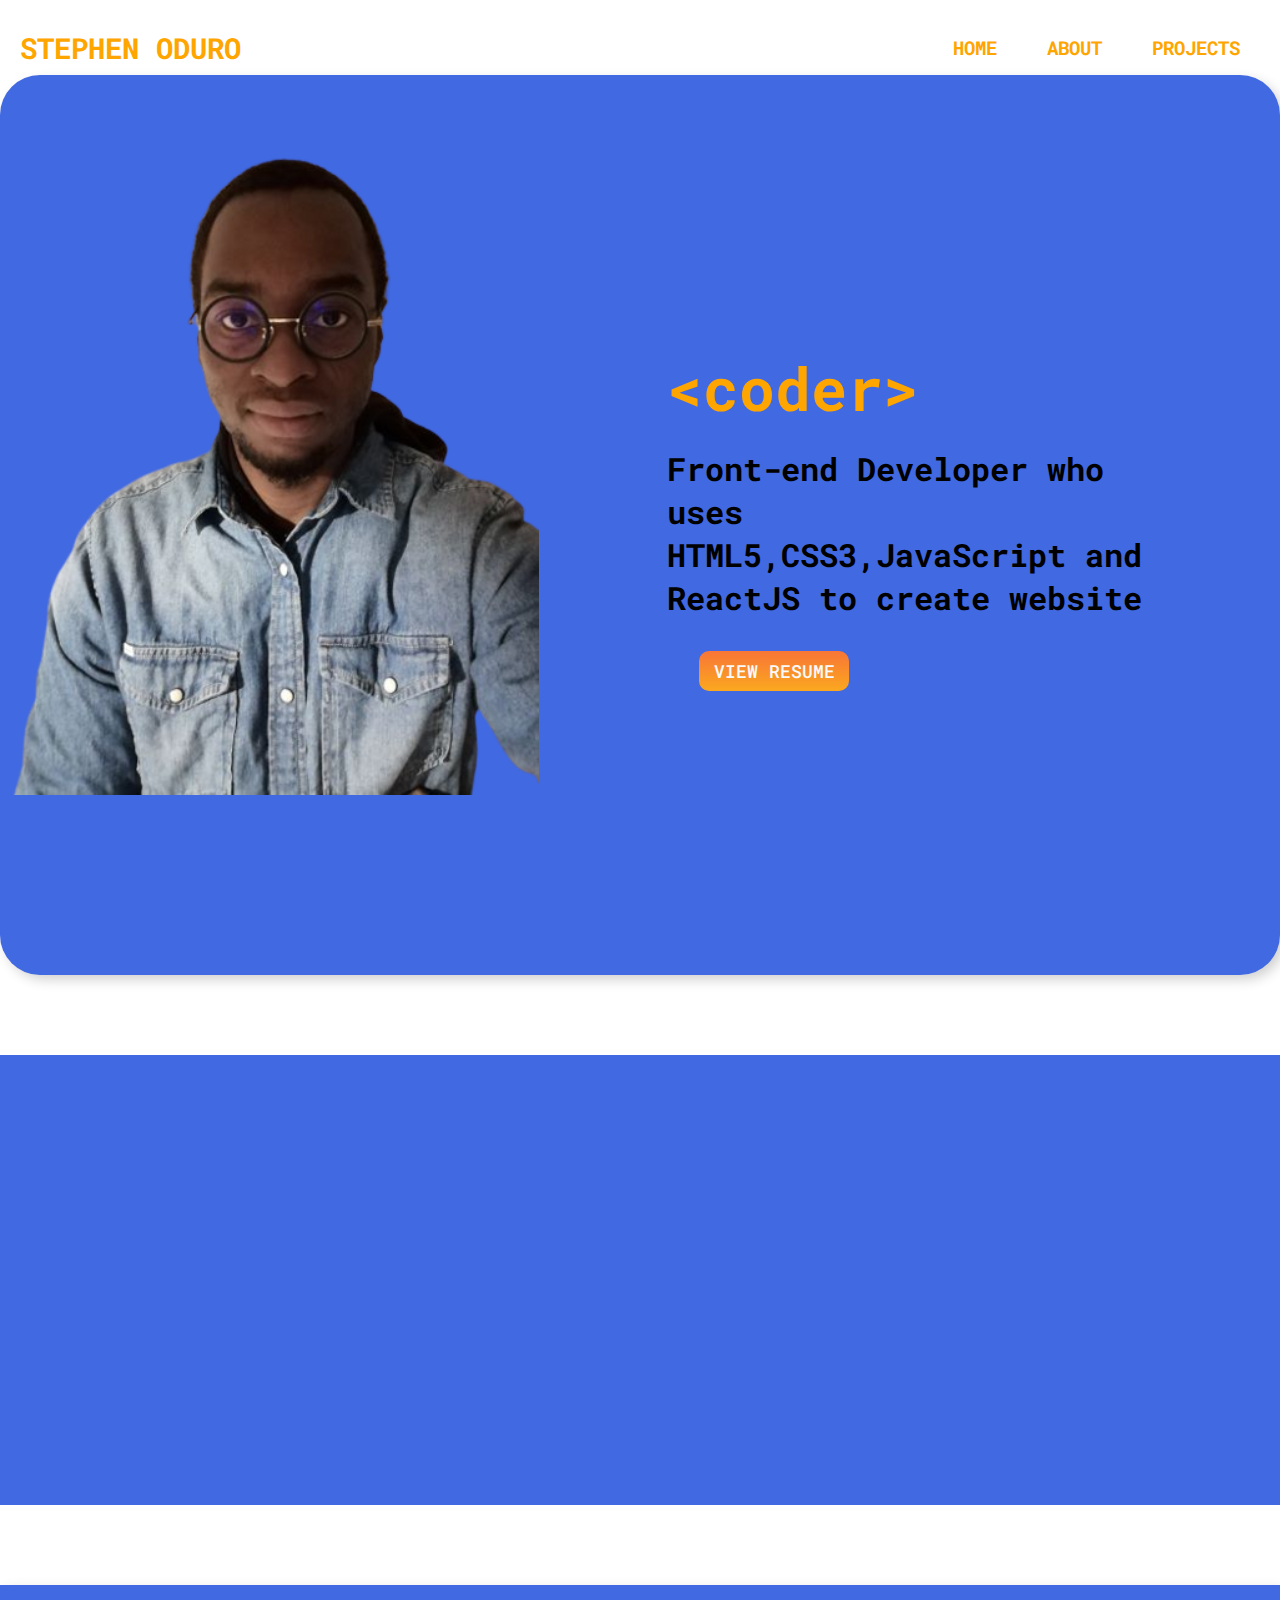
<file: index.html>
<!DOCTYPE html>
<html>
	<head>
	<meta charset="UTF-8" />
    <meta http-equiv="X-UA-Compatible" content="IE=edge" />
    <meta name="viewport" content="width=device-width, initial-scale=1.0" />
	  <!-- home page css-->
	  <link rel="stylesheet" href="https://cdn.jsdelivr.net/npm/bootstrap@5.1.3/dist/css/bootstrap.min.css" rel="stylesheet" integrity="sha384-1BmE4kWBq78iYhFldvKuhfTAU6auU8tT94WrHftjDbrCEXSU1oBoqyl2QvZ6jIW3" crossorigin="anonymous">	
	 <link rel="stylesheet" type="text/CSS" href="assets/css/myStyle.css"/>
      <link href="https://fonts.googleapis.com/css2?family=Roboto:ital,wght@0,100;0,300;0,400;0,500;0,700;0,900;1,100;1,300;1,400;1,500;1,700;1,900&amp;display=swap" rel="stylesheet">	  
		<title>
	portfolio
		</title>
	</head>
<body>
	
		<header>
			<nav class="nav navbar-expand-lg  navbar-dark bg-dark"">
				<a href="/" class="logo">Stephen Oduro</a>

			<div class="hamburger">
				<span class="line"></span>
				<span class="line"></span>
				<span class="line"></span>
			</div>

        <div class="nav__link hide">
          <a href="index.html">home</a>
		  <a href="#About">about</a>
		   <a href="#Projects">Projects</a>
		  
       
        </div>
      </nav>
    </header>
	 <section class= "home-container">	
	  <div class = "hero-container">		
        <div class= "hero-image-container">
		          <img src="assets/images/portfoliopic1.png" alt="profile pic">
          </div>	  
				<div class = "hero-text">
					<p> &lt;coder&gt; </p>
					<p> Front-end Developer who uses HTML5,CSS3,JavaScript and ReactJS to create website</p>
					
					<div class = "resume-container">
					<a class = "home-resume-view" href= "assets/documents/Stephen-CV computer science -english.docx">
					view resume
					</a>
			       </div>	
				</div>
		   </div>
		</section>

         <section id= "About">	
			<div class= <"about-container">
				<div class = "about-description reveal">	
						<h1>About me</h1>
						<h2> hello!, my name is Stephen</h2>
						<p> I am an aspiring web developer and UX researcher from Montreal,Qc. I graduate from Concordia University
							in Computer science. I am eager to learn how to build innovate website. I work primarily 
							in hmtl, css, javascript, Node JS and React JS.
						</p>
				</div>	
			
			</div>
		</section>   
		
			
		<section id="Projects">
			<div class="project-header reveal">
				<h1>Personal Projects</h1>
			</div>
			<div class = "home-icons reveal">
				<div class = "home-icons1">
					<a href="product landing page/index.html">Product landing page</a>
					<p> A one page product landing page website using html css and javascript.</p>
				</div>
				<div class = "home-icons1">
					<a href="to do list project/to_do_list.html">to do list</a>
					<p> A simple to do list using Javascript.</p>
				</div>
				<div class = "home-icons1">
						<a href="https://github.com/stevethe1/blog-project.git">Blog</a>
					<p> build a basic blog using node.js for the backend, html template to render the front-end and mySQL for the Database</p>
				</div>	
			</div>
	</section>
  <script src="assets/js/script.js"></script>
  <script src="assets/js/scroll.js"></script>
  </body>
  
</html>
</file>
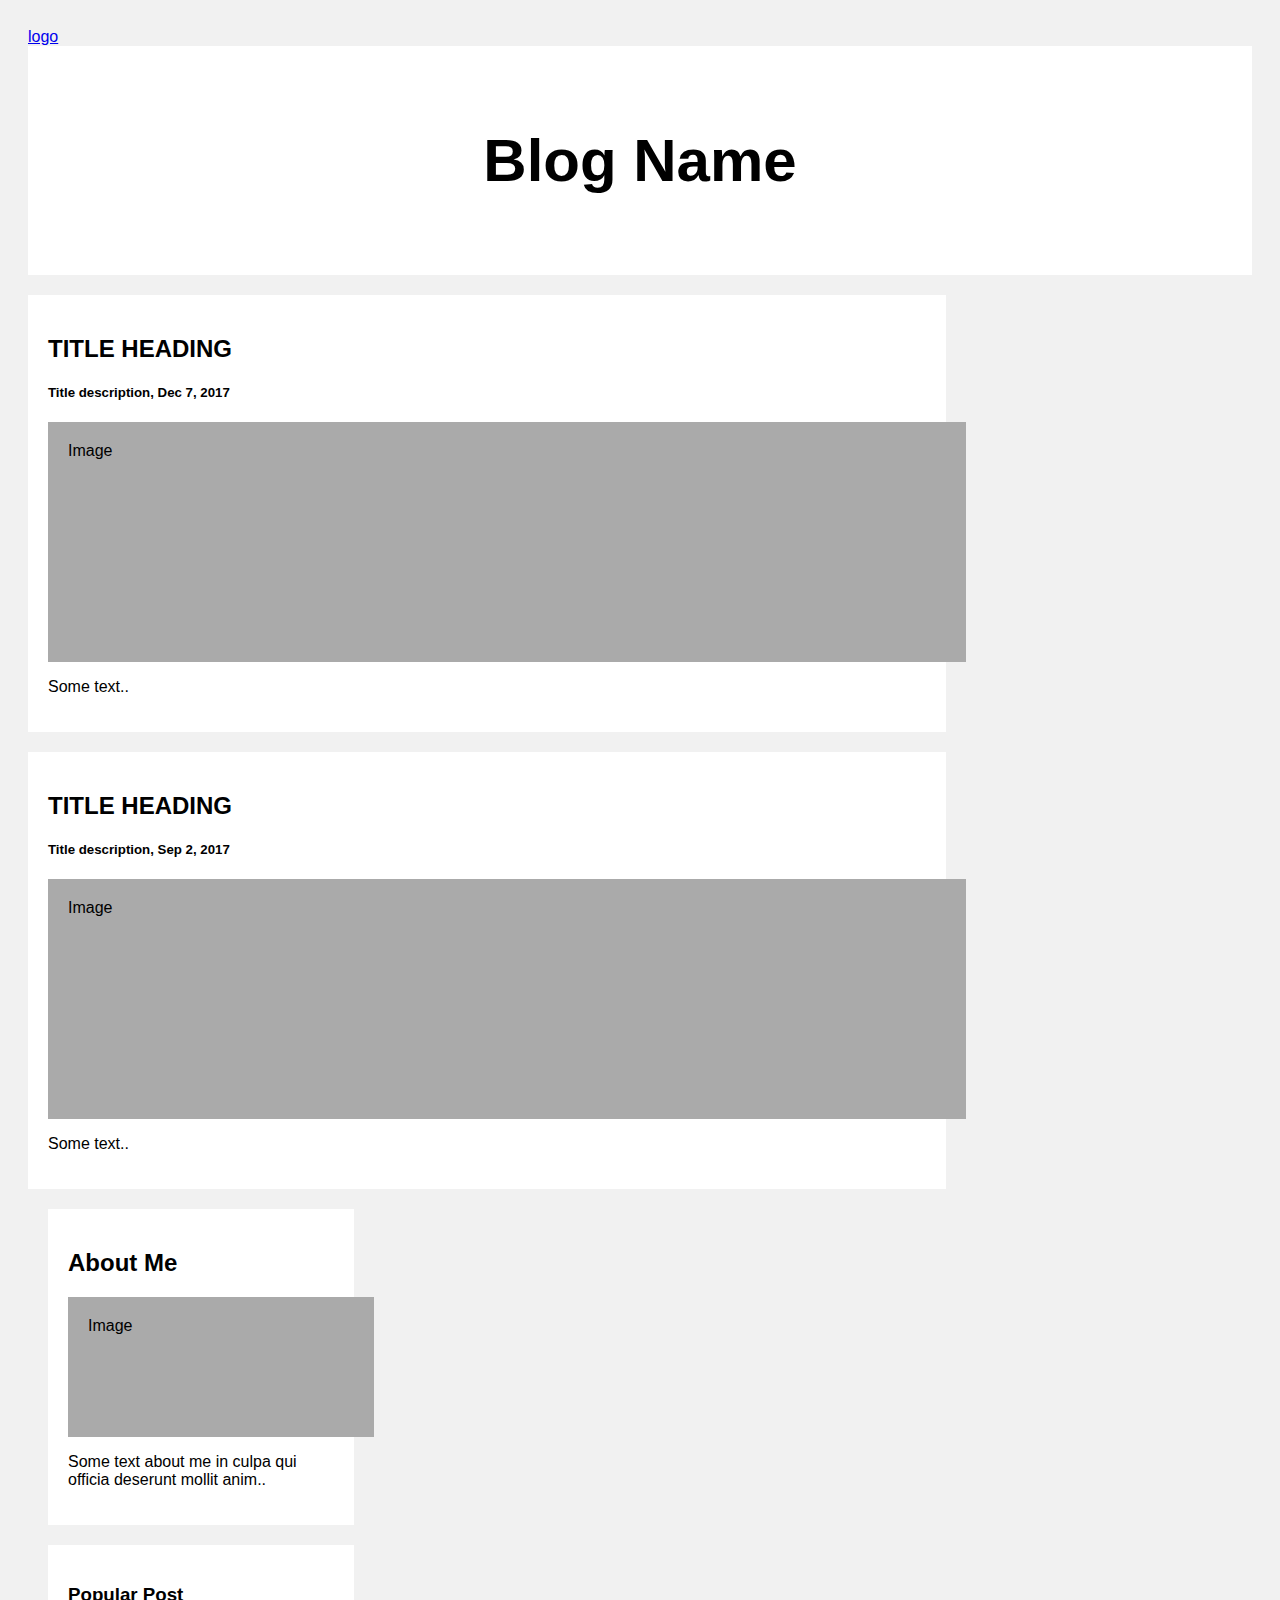
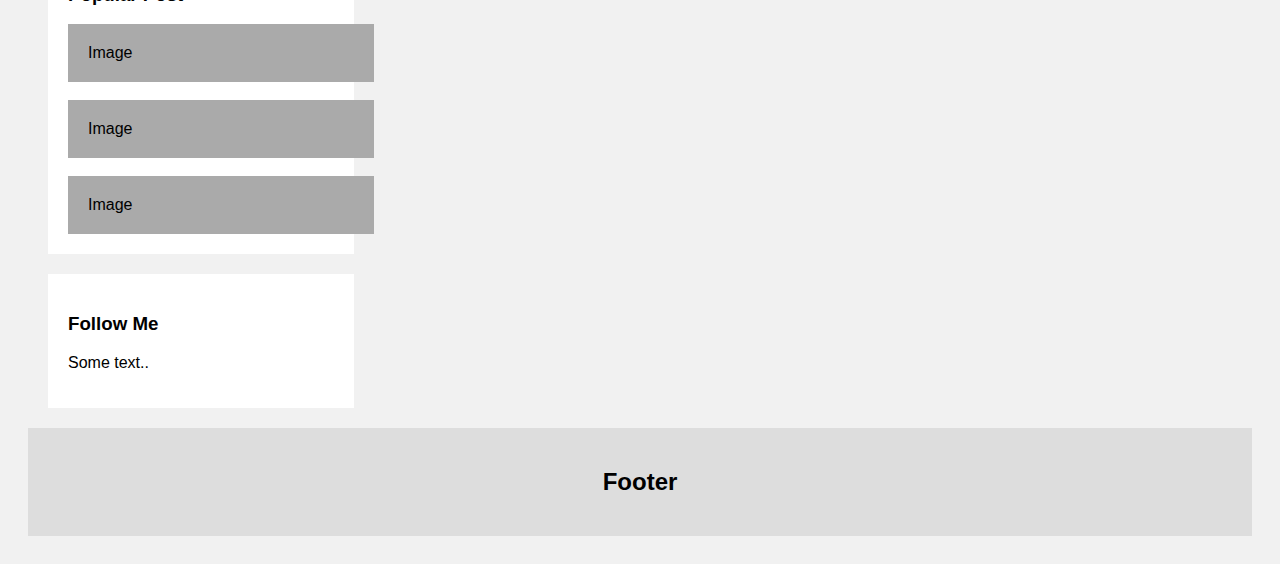
<file: product landing page/blog.html>
<!DOCTYPE html>
<html lang="en">
  <head>
    <meta charset="UTF-8" />
    <meta http-equiv="X-UA-Compatible" content="IE=edge" />
    <meta name="viewport" content="width=device-width, initial-scale=1.0" />

    <!-- Web page CSS -->
    <link rel="stylesheet" href="assets/css/blog.css" />

    <!-- Simple lightbox CSS -->
    <link rel="stylesheet" href="assets/css/simple-lightbox.min.css" />

    <!-- Favicons -->
    <link
      rel="apple-touch-icon"
      sizes="180x180"
      href="assets/icons/apple-touch-icon.png"
    />
    <link
      rel="icon"
      type="image/png"
      sizes="32x32"
      href="assets/icons/favicon-32x32.png"
    />
    <link
      rel="icon"
      type="image/png"
      sizes="16x16"
      href="assets/icons/favicon-16x16.png"
    />

    <title>G-shock landing page</title>
  </head>
  <body>
	<!-- Navbar -->
    	
	<nav class="nav">
			
	<a href="home.html" class="logo">logo</a>
			<div class="hamburger">
				<span class="line"></span>
				<span class="line"></span>
				<span class="line"></span>
			</div>
      </nav>

 <div class="header">
       <h2>Blog Name</h2>
    </div>
<div class="row">
  <div class="leftcolumn">
    <div class="card">
      <h2>TITLE HEADING</h2>
      <h5>Title description, Dec 7, 2017</h5>
      <div class="fakeimg" style="height:200px;">Image</div>
      <p>Some text..</p>
    </div>
    <div class="card">
      <h2>TITLE HEADING</h2>
      <h5>Title description, Sep 2, 2017</h5>
      <div class="fakeimg" style="height:200px;">Image</div>
      <p>Some text..</p>
    </div>
  </div>
  <div class="rightcolumn">
    <div class="card">
      <h2>About Me</h2>
      <div class="fakeimg" style="height:100px;">Image</div>
      <p>Some text about me in culpa qui officia deserunt mollit anim..</p>
    </div>
    <div class="card">
      <h3>Popular Post</h3>
      <div class="fakeimg">Image</div><br>
      <div class="fakeimg">Image</div><br>
      <div class="fakeimg">Image</div>
    </div>
    <div class="card">
      <h3>Follow Me</h3>
      <p>Some text..</p>
    </div>
  </div>
</div>

<div class="footer">
  <h2>Footer</h2>
</div> 	  
	  
</body>
</html>
</file>
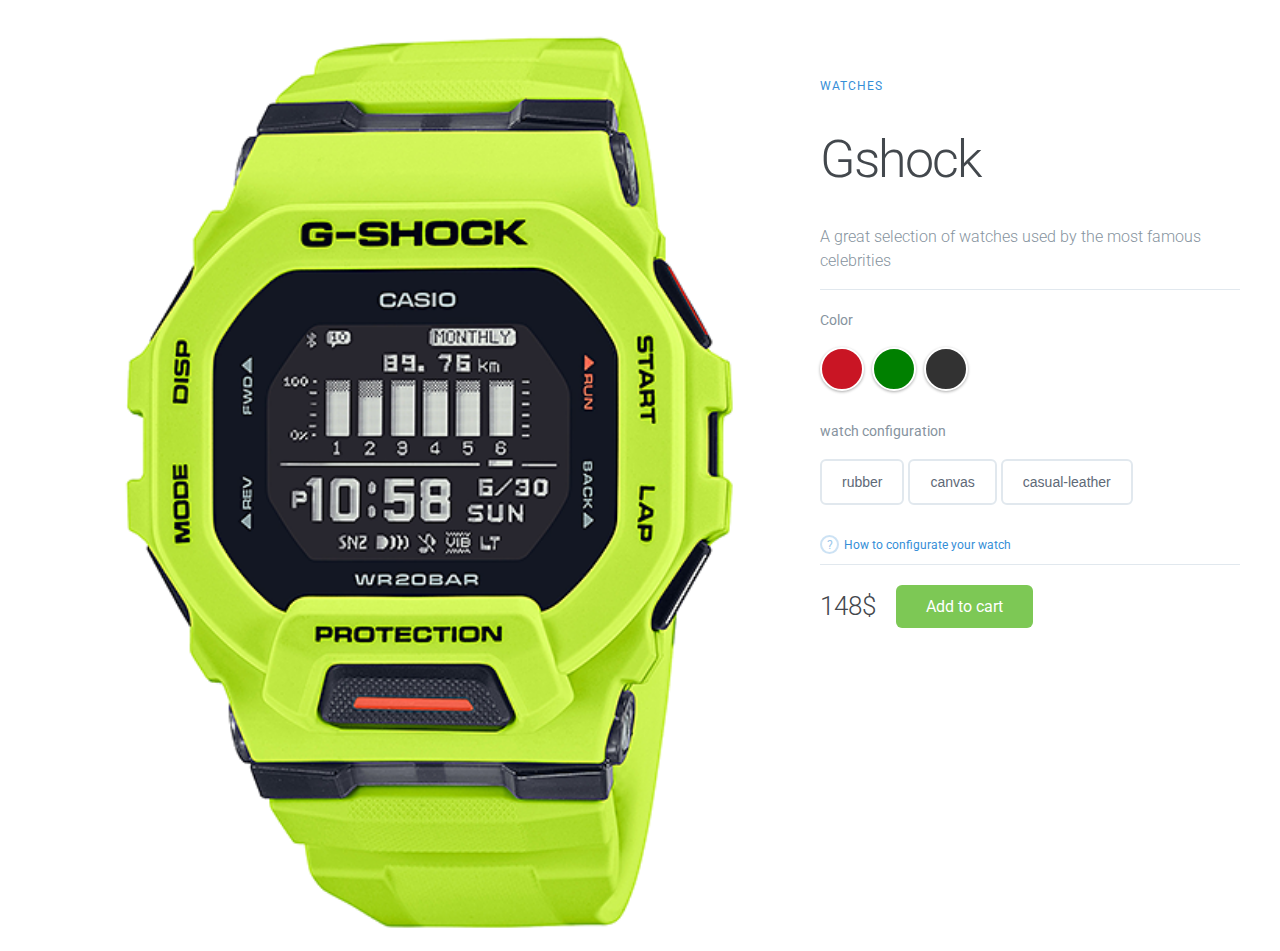
<file: product landing page/product1.html>
<!DOCTYPE html>
<html>
  <head>
    <meta charset="utf-8">
    <meta name="viewport" content="width=device-width, initial-scale=1">
    <title>Tutorial</title>
    <!-- Fonts -->
    <link href="https://fonts.googleapis.com/css?family=Roboto:300,400,500" rel="stylesheet">
    <!-- CSS -->
    <link href="assets/css/product.css" rel="stylesheet">
    <meta name="robots" content="noindex,follow" />

  </head>

  <body>
    <main class="container">

      <!-- Left Column / Headphones Image -->
      <div class="left-column">
        <img data-image="black" src="assets/image/blackWatch.jpg" alt="">
        <img data-image="green" class="active" src="assets/image/watch1.png" alt="">
        <img data-image="red"  src="assets/image/redWatch.png" alt="">
      </div>


      <!-- Right Column -->
      <div class="right-column">

        <!-- Product Description -->
        <div class="product-description">
          <span>Watches</span>
          <h1>Gshock</h1>
          <p>A great selection of watches used by the most famous celebrities</p>
        </div>

        <!-- Product Configuration -->
        <div class="product-configuration">

          <!-- Product Color -->
          <div class="product-color">
            <span>Color</span>

            <div class="color-choose">
              <div>
                <input data-image="red" type="radio" id="red" name="color" value="red" >
                <label for="red"><span></span></label>
              </div>
              <div>
                <input data-image="green" type="radio" id="green" name="color" value="green" checked>
                <label for="green"><span></span></label>
              </div>
              <div>
                <input data-image="black" type="radio" id="black" name="color" value="black">
                <label for="black"><span></span></label>
              </div>
            </div>

          </div>

          <!-- Cable Configuration -->
          <div class="cable-config">
            <span>watch configuration</span>

            <div class="cable-choose">
              <button>rubber</button>
              <button>canvas</button>
              <button>casual-leather</button>
            </div>

            <a href="#">How to configurate your watch</a>
          </div>
        </div>

        <!-- Product Pricing -->
        <div class="product-price">
          <span>148$</span>
          <a href="#" class="cart-btn">Add to cart</a>
        </div>
      </div>
    </main>

    <!-- Scripts -->
    <script src="https://cdnjs.cloudflare.com/ajax/libs/jquery/3.1.1/jquery.min.js" charset="utf-8"></script>
    <script src="assets/js/script.js" charset="utf-8"></script>
  </body>
</html>
</file>
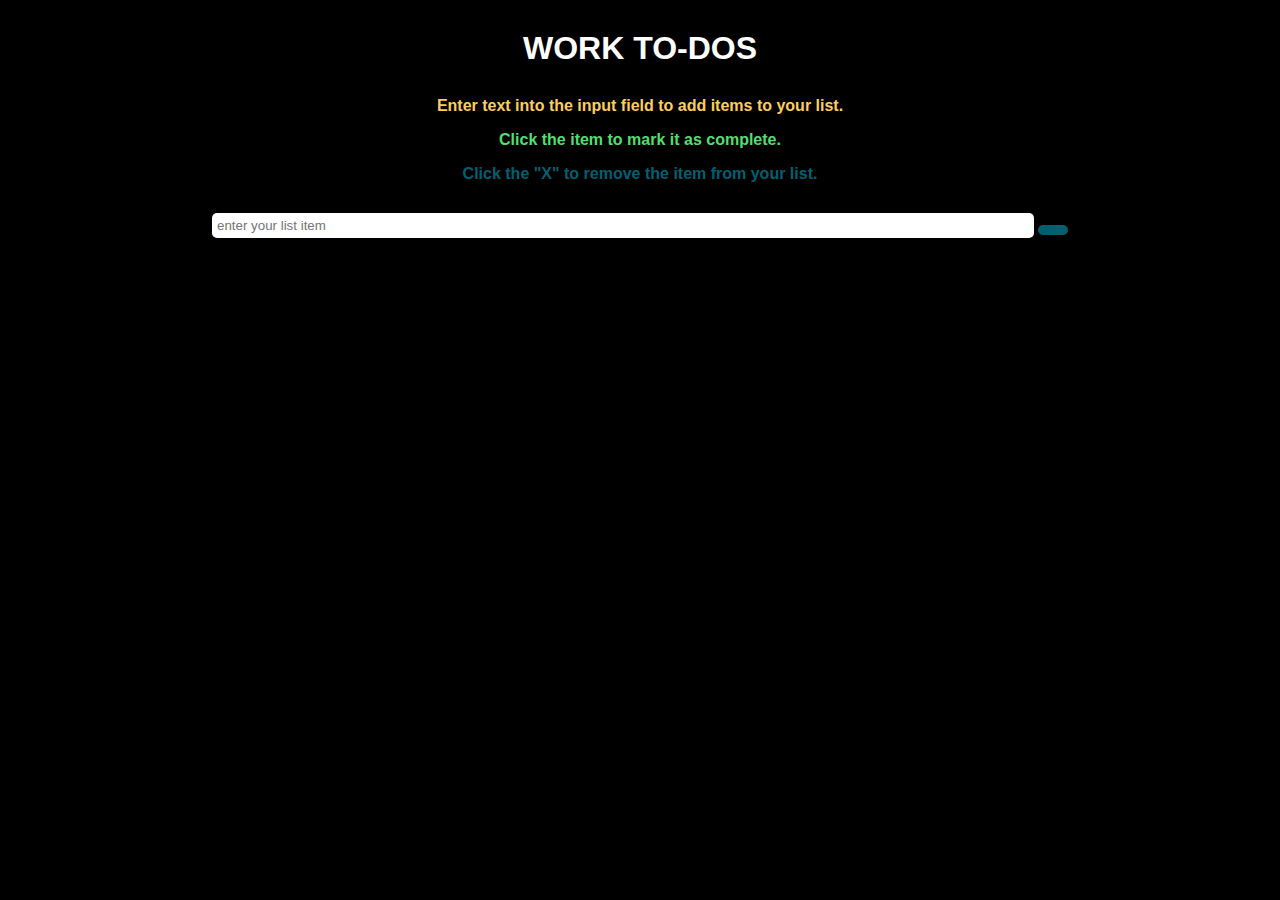
<file: to do list project/to_do_list.html>
<html>
	<head>
	  <link rel="stylesheet" type="text/CSS" href="practice1.css"/>
      <link rel="stylesheet" href="https://cdnjs.cloudflare.com/ajax/libs/font-awesome/6.1.1/css/all.min.css" integrity="sha512-KfkfwYDsLkIlwQp6LFnl8zNdLGxu9YAA1QvwINks4PhcElQSvqcyVLLD9aMhXd13uQjoXtEKNosOWaZqXgel0g==" crossorigin="anonymous" referrerpolicy="no-referrer" />  
		<title>
	practice 1
		</title>
	</head>
<body>
	<div class="container">
		<div class="row">
			<div class="intro col-12">
				<h1>Work To-Dos</h1>
				<div>
					<div class=""></div>
				</div>
			</div>
		</div>

		<div class="row">
			<div class="helpText col-12">
				<p id="first">Enter text into the input field to add items to your list.</p>
				<p id="second">Click the item to mark it as complete.</p>
				<p id="third">Click the "X" to remove the item from your list.</p>
			</div>
		</div>

		<div class="row">
			<div class="col-12">
				<input id="userInput" type="text" placeholder="enter your list item" maxlength="27">
				<button id="enter"><i class="fas fa-pencil-alt"></i></button>
			</div>
		</div>

		<!-- Empty List -->
		<div class="row">
			<div class="listItems col-12">
				<ul class="col-12 offset-0 col-sm-8 offset-sm-2">
				</ul>
			</div>
		</div>

	</div>
	<script type="text/javascript" src="list.js"></script>
</body>
</html>
</file>
<file: assets/css/myStyle.css>
@import url('https://fonts.googleapis.com/css2?family=Roboto+Mono:wght@300&display=swap');


* {
  box-sizing: border-box;
  margin: 0;
  padding: 0;
  font-family: 'Roboto Mono', monospace;
}



 body{
color: #fafafa;
background-color: white;
overflow-x: hidden;
}	 
	  



a {
  text-decoration: none;
  color: orange;
  font-size: 1.2rem;
  font-weight: bold;
  text-transform: uppercase;
}

.nav {
  display: flex;
  justify-content: space-between;
  align-items: center;
  padding-top: 20px;
  

}

.logo {
  font-size: 1.8rem;
  color: orange;
  padding-left: 20px;
}

.hamburger {
  padding-right: 20px;
  cursor: pointer;
}

.hamburger, .line {
  display: block;
  width: 40px;
  height: 5px;
  margin-bottom: 10px;
  background-color: black;
}

.nav__link {
  position: fixed;
  width: 94%;
  top: 5rem;
  left: 18px;

}

.nav__link a {
  display: block;
  text-align: center;
  padding: 10px 0;
  
}

.nav__link a:hover {
  background-color: lightcoral;
}

.hide {
  display: none;
}

@media screen and (min-width: 600px) {
  .nav__link {
    display: block;
    position: static;
    width: auto;
    margin-right: 20px;
    background: none;
  }

  .nav__link a {
    display: inline-block;
    padding: 15px 20px;
  }

 .hamburger {
    display: none;
  }



.home-container{

display:flex;
 height:100vh;
 border-radius: 40px;
box-shadow: 5px 5px 13px -1px rgba(0,0,0,.2);
background-color: royalblue;
}

	
.hero-container{
display:flex;


}



.hero-image-container img{
 height:80vh;
}


.hero-text{
margin: 8rem;
align-content: center;
align-items: flex-start;
}
	


.hero-text p{
margin: 20px 0 0;
width: 100%;
}	

.hero-text p:first-child {
  color: orange;
  font-size: 60px;
  font-weight: 700;
}

.hero-text p:nth-child(2) {
  color: black;
  font-weight: 700;
  font-size: 32px;
}


.resume-container{

 justify-content: center;

padding: 2rem; 

}

.home-resume-view{
color: var(--bg);
font-weight: 500;
text-decoration: none;
display: flex;
justify-content: center;
align-items: center;
cursor: pointer;
font-size: 18px;
width: 150px;
height: 40px;
border-radius: 10px;
background: linear-gradient(180deg,#f87537,#fba81f);
transition: transform .2s ease;
}

#About{
margin-top: 5rem;
margin-bottom: 5rem;	
background-color: royalblue;
height:50vh;
width:auto;
}


.about-container{
display: flex;
flex-direction: column;
flex-wrap: wrap;
  align-items: center;
  justify-content: center;

}

.about-description{
margin-left:auto;
margin-right:auto;
box-shadow: 5px 5px 13px -1px rgba(0,0,0,.2);

width:50%;
height:50vh;
 border-radius: 10px;
}


.about-description h1{
	color:orange;
font-size: 4rem;	
}


.about-description h2 {
color:orange;
font-size: 2rem;	
	
}

.about-description p {


font-size: 1.5rem;	
	
}



#Projects{
  display: flex;
    flex-direction: column;
  width: 100%;
  padding-top: 5rem;
  padding-bottom: 5rem;
  justify-content: center;
  box-shadow: 5px 5px 13px -1px rgba(0,0,0,.2);
background-color: royalblue;
  
}

#Projects h1{
	    font-size: 4rem;
		 font-family: cursive;
		 color: orange;	 
  }

.project-header{
	margin:auto;
	padding:auto;
}

.home-icons, .home-icons1{
display: flex;
align-items: center;
	
}
.home-icons{
  justify-content: space-between;
  width: 100%;

 background: var(--bg);
 padding: 4rem;
}	
	

.home-icons1{
  flex-direction: column;
  justify-content: center;
  width: 30%;
  height: 400px;
  background: var(--bg);
  border-radius: 10px;
  box-shadow: 5px 5px 13px -1px rgba(0,0,0,.2);
  background-color: royalblue;
}
.home-icons1 a{
text-align: center;
color: var(--oj);

}

.home-icons1 p{
color: var(--white);
  text-align: center;
  padding: 2rem;
  font-weight: 1.5rem;
  font-size:1.2rem;
}

.reveal {
  position: relative;
  transform: translateY(150px);
  opacity: 0;
  transition: 2s all ease;
}

.reveal.active {
  transform: translateY(0);
  opacity: 1;
}
</file>
<file: product landing page/assets/css/blog.css>
body {
  font-family: Arial;
  padding: 20px;
  background: #f1f1f1;
}

/* Header/Blog Title */
.header {
  padding: 30px;
  font-size: 40px;
  text-align: center;
  background: white;
}

/* Create two unequal columns that floats next to each other */
/* Left column */
.leftcolumn {
  float: left;
  width: 75%;
}

/* Right column */
.rightcolumn {
  float: left;
  width: 25%;
  padding-left: 20px;
}

/* Fake image */
.fakeimg {
  background-color: #aaa;
  width: 100%;
  padding: 20px;
}

/* Add a card effect for articles */
.card {
  background-color: white;
  padding: 20px;
  margin-top: 20px;
}

/* Clear floats after the columns */
.row:after {
  content: "";
  display: table;
  clear: both;
}

/* Footer */
.footer {
  padding: 20px;
  text-align: center;
  background: #ddd;
  margin-top: 20px;
}

/* Responsive layout - when the screen is less than 800px wide, make the two columns stack on top of each other instead of next to each other */
@media screen and (max-width: 800px) {
  .leftcolumn, .rightcolumn {
    width: 100%;
    padding: 0;
  }
}
</file>
<file: product landing page/assets/css/product.css>
/* Basic Styling */
html, body {
  height: 100%;
  width: 100%;
  margin: 0;
  font-family: 'Roboto', sans-serif;
}

.container {
  max-width: 1200px;
  margin: 0 auto;
  padding: 15px;
  display: flex;
}

/* Columns */
.left-column {
  width: 65%;
  position: relative;
}

.right-column {
  width: 35%;
  margin-top: 60px;
}


/* Left Column */
.left-column img {
  width: 100%;
  position: absolute;
  left: 0;
  top: 0;
  opacity: 0;
  transition: all 0.3s ease;
}

.left-column img.active {
  opacity: 1;
}


/* Right Column */

/* Product Description */
.product-description {
  border-bottom: 1px solid #E1E8EE;
  margin-bottom: 20px;
}
.product-description span {
  font-size: 12px;
  color: #358ED7;
  letter-spacing: 1px;
  text-transform: uppercase;
  text-decoration: none;
}
.product-description h1 {
  font-weight: 300;
  font-size: 52px;
  color: #43484D;
  letter-spacing: -2px;
}
.product-description p {
  font-size: 16px;
  font-weight: 300;
  color: #86939E;
  line-height: 24px;
}

/* Product Configuration */
.product-color span,
.cable-config span {
  font-size: 14px;
  font-weight: 400;
  color: #86939E;
  margin-bottom: 20px;
  display: inline-block;
}

/* Product Color */
.product-color {
  margin-bottom: 30px;
}

.color-choose div {
  display: inline-block;
}

.color-choose input[type="radio"] {
  display: none;
}

.color-choose input[type="radio"] + label span {
  display: inline-block;
  width: 40px;
  height: 40px;
  margin: -1px 4px 0 0;
  vertical-align: middle;
  cursor: pointer;
  border-radius: 50%;
}

.color-choose input[type="radio"] + label span {
  border: 2px solid #FFFFFF;
  box-shadow: 0 1px 3px 0 rgba(0,0,0,0.33);
}

.color-choose input[type="radio"]#red + label span {
  background-color: #C91524;
}
.color-choose input[type="radio"]#green + label span {
  background-color: green;
}
.color-choose input[type="radio"]#black + label span {
  background-color: #323232;
}

.color-choose input[type="radio"]:checked + label span {
  /*background-image: url(images/check-icn.svg);*/
  background-repeat: no-repeat;
  background-position: center;
}

/* Cable Configuration */
.cable-choose {
  margin-bottom: 20px;
}

.cable-choose button {
  border: 2px solid #E1E8EE;
  border-radius: 6px;
  padding: 13px 20px;
  font-size: 14px;
  color: #5E6977;
  background-color: #fff;
  cursor: pointer;
  transition: all .5s;
}

.cable-choose button:hover,
.cable-choose button:active,
.cable-choose button:focus {
  border: 2px solid #86939E;
  outline: none;
}

.cable-config {
  border-bottom: 1px solid #E1E8EE;
  margin-bottom: 20px;
}

.cable-config a {
  color: #358ED7;
  text-decoration: none;
  font-size: 12px;
  position: relative;
  margin: 10px 0;
  display: inline-block;
}
.cable-config a:before {
  content: "?";
  height: 15px;
  width: 15px;
  border-radius: 50%;
  border: 2px solid rgba(53, 142, 215, 0.5);
  display: inline-block;
  text-align: center;
  line-height: 16px;
  opacity: 0.5;
  margin-right: 5px;
}

/* Product Price */
.product-price {
  display: flex;
  align-items: center;
}

.product-price span {
  font-size: 26px;
  font-weight: 300;
  color: #43474D;
  margin-right: 20px;
}

.cart-btn {
  display: inline-block;
  background-color: #7DC855;
  border-radius: 6px;
  font-size: 16px;
  color: #FFFFFF;
  text-decoration: none;
  padding: 12px 30px;
  transition: all .5s;
}
.cart-btn:hover {
  background-color: #64af3d;
}

/* Responsive */
@media (max-width: 940px) {
  .container {
    flex-direction: column;
    margin-top: 60px;
  }

  .left-column,
  .right-column {
    width: 100%;
  }

  .left-column img {
    width: 300px;
    right: 0;
    top: -65px;
    left: initial;
  }
}

@media (max-width: 535px) {
  .left-column img {
    width: 220px;
    top: -85px;
  }
}
</file>
<file: to do list project/practice1.css>
body {
	background: black;
	text-align: center;
	font-family: 'Open Sans', sans-serif;
}

.intro {
	margin: 30px 0px;
	font-weight: bold;
}

h1 {
	color: #ffffff;
	text-transform: uppercase;
	font-weight: 800;
}

p {
	font-weight: 600;
}

#first {
	margin-top: 10px;
	color: #FFCD5D;
}

#second {
	color: #51DF70;

}

#third {
	color: #025F70;
	margin-bottom: 30px;
}


#enter {
	border: none;
	padding: 5px 15px;
	border-radius: 5px;
	color: #04A1BF;
	background-color: #025F70;
	transition: all 0.75s ease;
	-webkit-transition: all 0.75s ease;
	-moz-transition: all 0.75s ease;
	-ms-transition: all 0.75s ease;
	-o-transition: all 0.75 ease;
	font-weight: normal;
}

#enter:hover{
	background-color: blue;
	color: #FFCD5D;
}

ul {
	text-align: left;
	margin-top: 20px;
}


li {
	list-style: none;
	padding: 10px 20px;
	color: green;
	text-transform: capitalize;
	font-weight: 600;
	border: 2px solid #025f70;
	border-radius: 5px;
	margin-bottom: 10px;
	background: black;
	transition: all 0.75s ease;
	-webkit-transition: all 0.5s ease;
	-moz-transition: all 0.5s ease;
	-ms-transition: all 0.5s ease;
	-o-transition: all 0.5 ease;
}

li:hover {
	background: #76CFE0;
}

li > button {
	font-weight: normal;
	background: none;
	border: none;
	float: right;
	color: #025f70;
	font-weight: 800;
}

input {
	border-radius: 5px;
	min-width: 65%;
	padding: 5px;
	border: none;
}


.done {
	background: #51DF70 !important;
	color: #00891E;
}

.delete {
	display: none;
}
</file>
